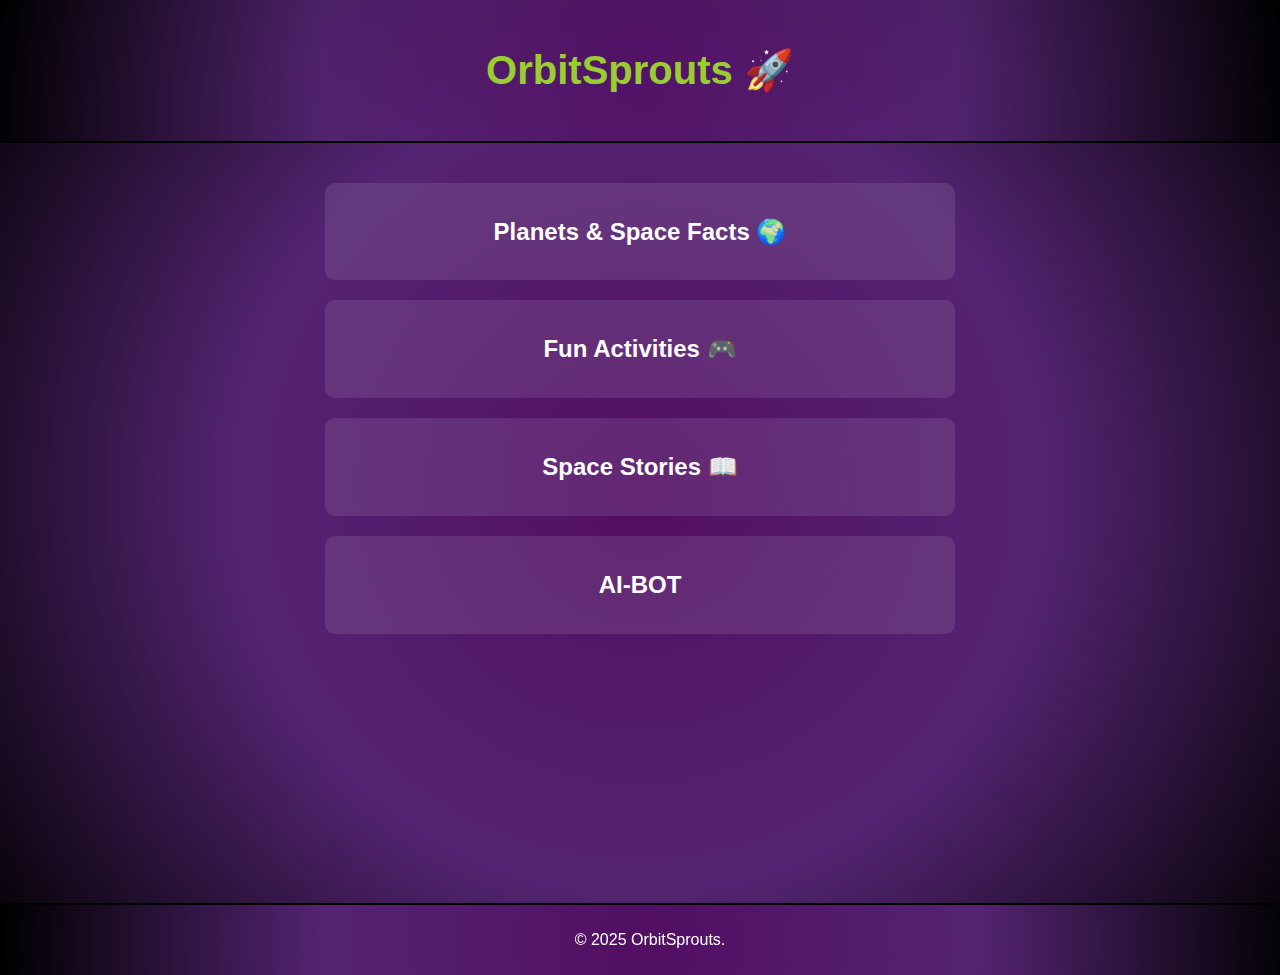
<file: index.html>
<!DOCTYPE html>
<html> 
<head>
    <title>OrbitSprouts</title>
    <link rel="stylesheet" href="homepagecss.css">
    <script defer src="home.js"></script>
</head>
<body>

    <header>
        <h1>OrbitSprouts 🚀</h1>
    </header>

    <!-- Shooting stars background -->
    <div id="shooting-stars"></div>

    <div class="container">
        <div id="funfacts" class="section" onclick="location.href='funfacts.html'">
            <h2>Planets & Space Facts 🌍</h2>
        </div>

        <div id="activities" class="section" onclick="location.href='funactivities.html'">
            <h2>Fun Activities 🎮</h2>
        </div>

        <div id="stories" class="section" onclick="location.href='Spacestories.html'">
            <h2>Space Stories 📖</h2>
        </div>
        <div id="ai-bot" class="section" onclick="location.href='ai-bot.html'">
            <h2>AI-BOT</h2>
        </div>
    </div>

    <footer>
        <p>&copy; 2025 OrbitSprouts.</p>
    </footer>

</body>
</html>
</file>
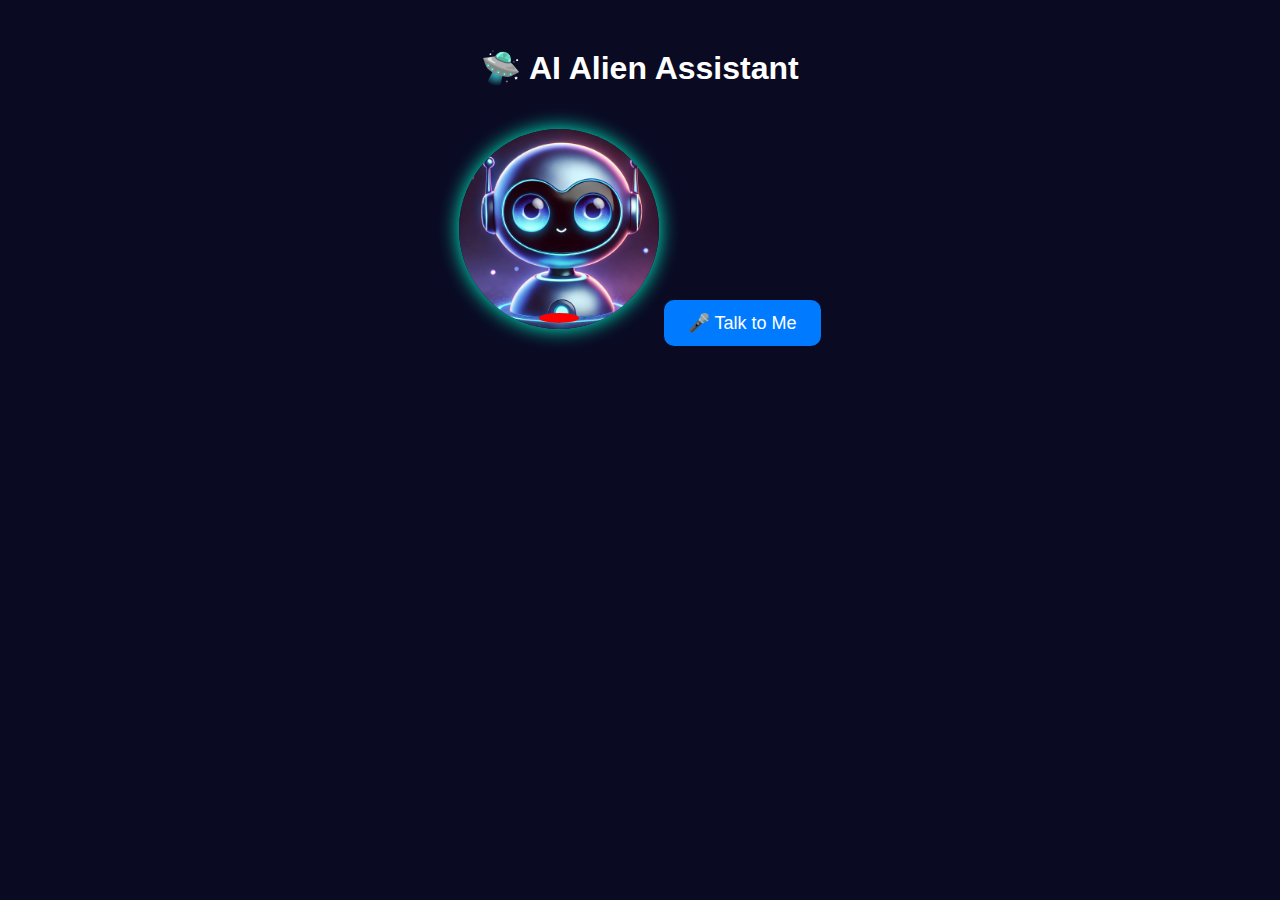
<file: ai-bot.html>
<!DOCTYPE html>
<html lang="en">
<head>
    <meta charset="UTF-8">
    <meta name="viewport" content="width=device-width, initial-scale=1.0">
    <title>AI Alien Assistant</title>
    <link rel="stylesheet" href="ai-bot.css">
</head>
<body>

    <h1>🛸 AI Alien Assistant</h1>

    <div class="bot-container">
        <img src="alien.webp" alt="AI Bot" class="alien">
        <div class="mouth"></div>
    </div>

    <button onclick="startListening()">🎤 Talk to Me</button>

    <script src="ai-bot.js"></script>
</body>
</html>
</file>
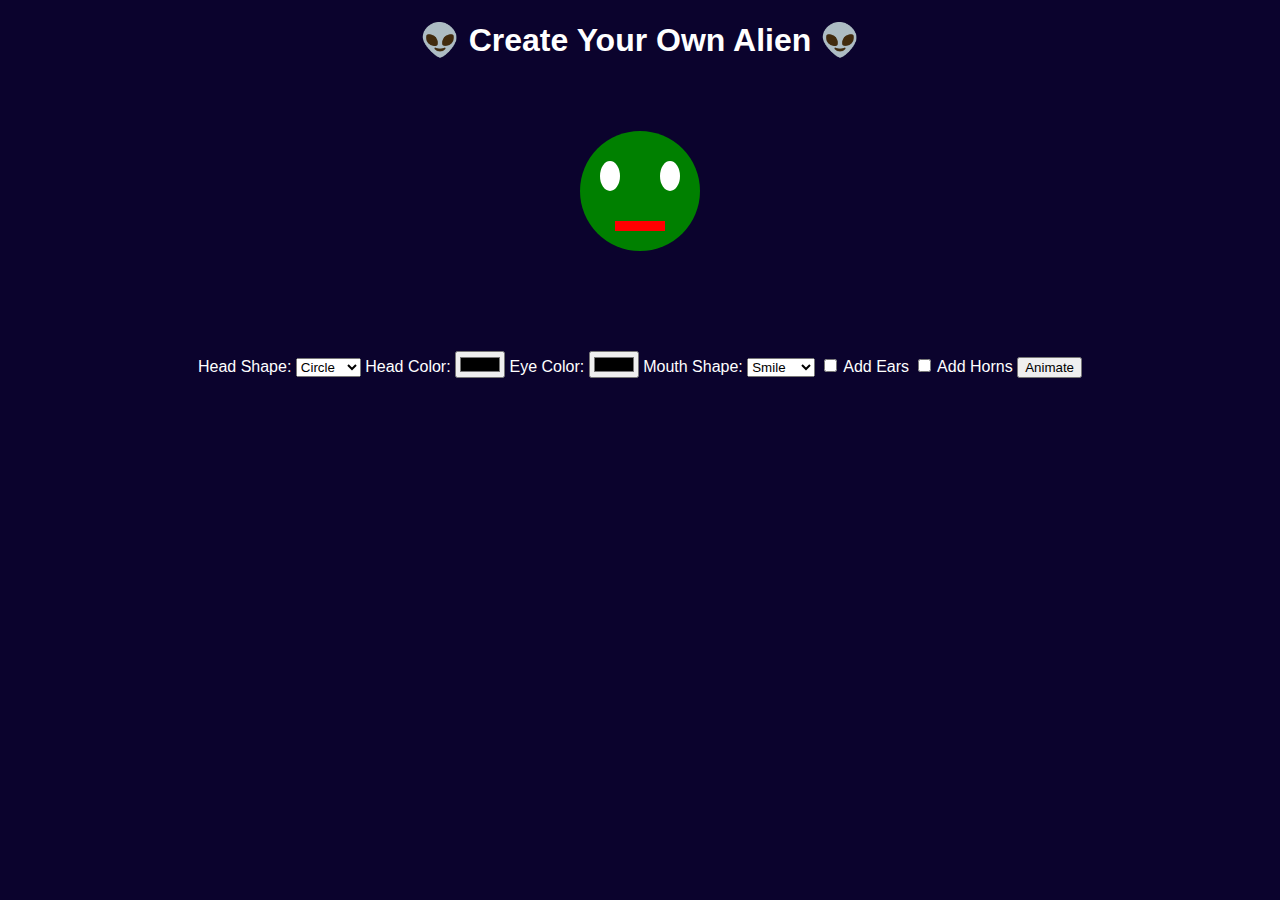
<file: createalien.html>
<!DOCTYPE html>
<html lang="en">
<head>
    <meta charset="UTF-8">
    <meta name="viewport" content="width=device-width, initial-scale=1.0">
    <title>Create Your Own Alien</title>
    <link rel="stylesheet" href="alien.css">
</head>
<body>
    <div class="container">
        <h1>👽 Create Your Own Alien 👽</h1>
        <div class="alien-container">
            <div class="alien">
                <div class="horns" id="horns"></div>
                <div class="ears" id="ears"></div>
                <div class="head" id="head">
                    <div class="eyes">
                        <div class="eye"></div>
                        <div class="eye"></div>
                    </div>
                    <div class="mouth" id="mouth"></div>
                </div>
            </div>
        </div>

        <div class="controls">
            <label for="head-shape">Head Shape:</label>
            <select id="head-shape">
                <option value="circle">Circle</option>
                <option value="oval">Oval</option>
                <option value="square">Square</option>
            </select>

            <label for="head-color">Head Color:</label>
            <input type="color" id="head-color">

            <label for="eye-color">Eye Color:</label>
            <input type="color" id="eye-color">

            <label for="mouth-shape">Mouth Shape:</label>
            <select id="mouth-shape">
                <option value="smile">Smile</option>
                <option value="frown">Frown</option>
                <option value="straight">Straight</option>
            </select>

            <input type="checkbox" id="add-ears"> Add Ears
            <input type="checkbox" id="add-horns"> Add Horns

            <button onclick="animateAlien()">Animate</button>
        </div>
    </div>

    <script src="alien.js"></script>
</body>
</html>
</file>
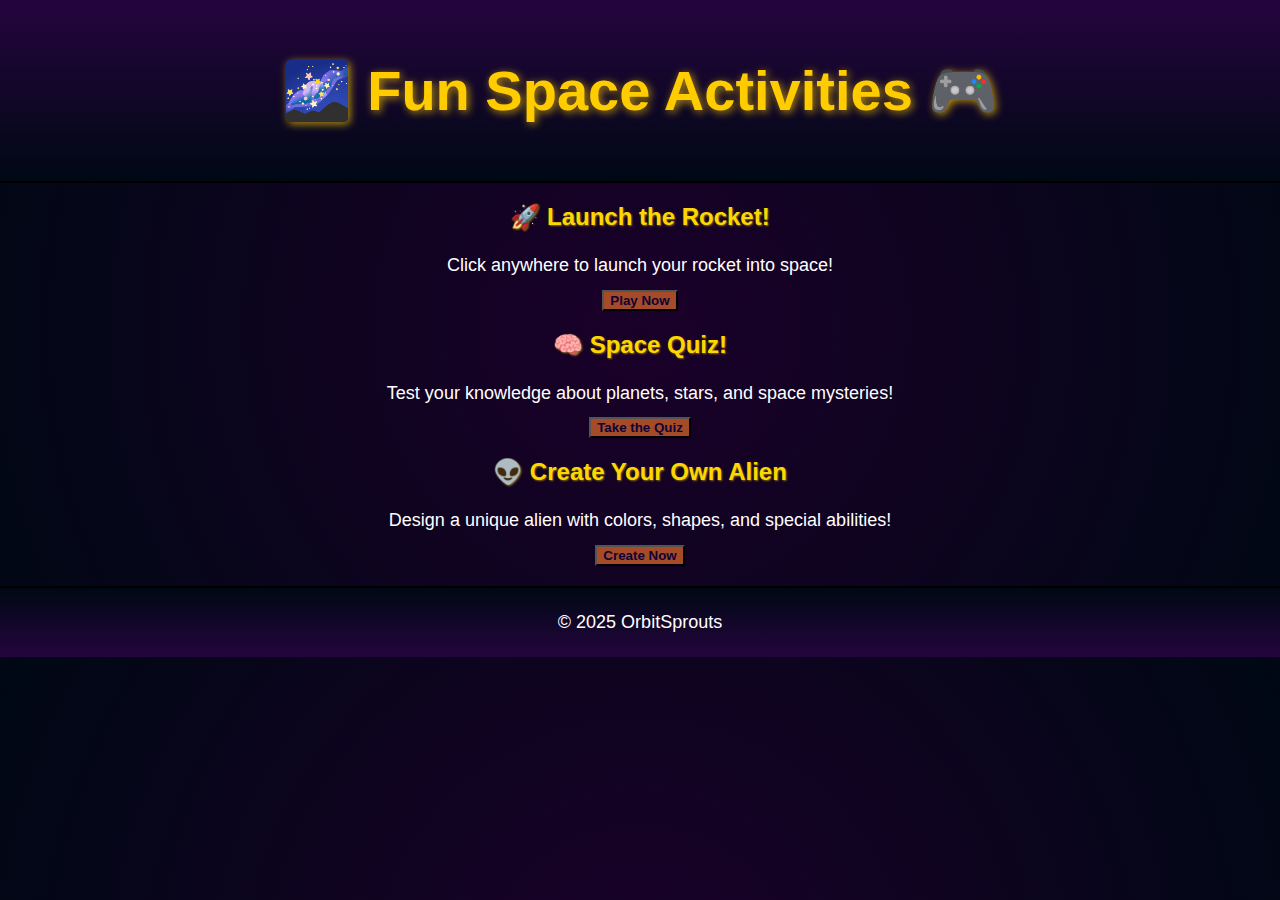
<file: funactivities.html>
<!DOCTYPE html>
<html lang="en">
<head>
    <meta charset="UTF-8">
    <meta name="viewport" content="width=device-width, initial-scale=1.0">
    <title>Fun Activities 🚀</title>
    <link rel="stylesheet" href="subpagecss.css">
</head>
<body>

    <header>
        <h1>🌌 Fun Space Activities 🎮</h1>
    </header>

    <div class="container">

        <!-- Rocket Launch Game -->
        <div class="activity">
            <h2>🚀 Launch the Rocket!</h2>
            <p>Click anywhere to launch your rocket into space!</p>
            <button><a href="rocketlaunch/LaunchRocket.html" class="play-button">Play Now</a></button>
        </div>

        <!-- Space Quiz -->
        <div class="activity">
            <h2>🧠 Space Quiz!</h2>
            <p>Test your knowledge about planets, stars, and space mysteries!</p>
            <button><a href="spacequiz.html" class="play-button">Take the Quiz</a></button>
        </div>

        <!-- Create Your Own Alien -->
        <div class="activity">
            <h2>👽 Create Your Own Alien</h2>
            <p>Design a unique alien with colors, shapes, and special abilities!</p>
            <button><a href="createalien.html" class="play-button">Create Now</a></button>
        </div>

    </div>

    <footer>
        <p>&copy; 2025 OrbitSprouts</p>
    </footer>

</body>
</html>
</file>
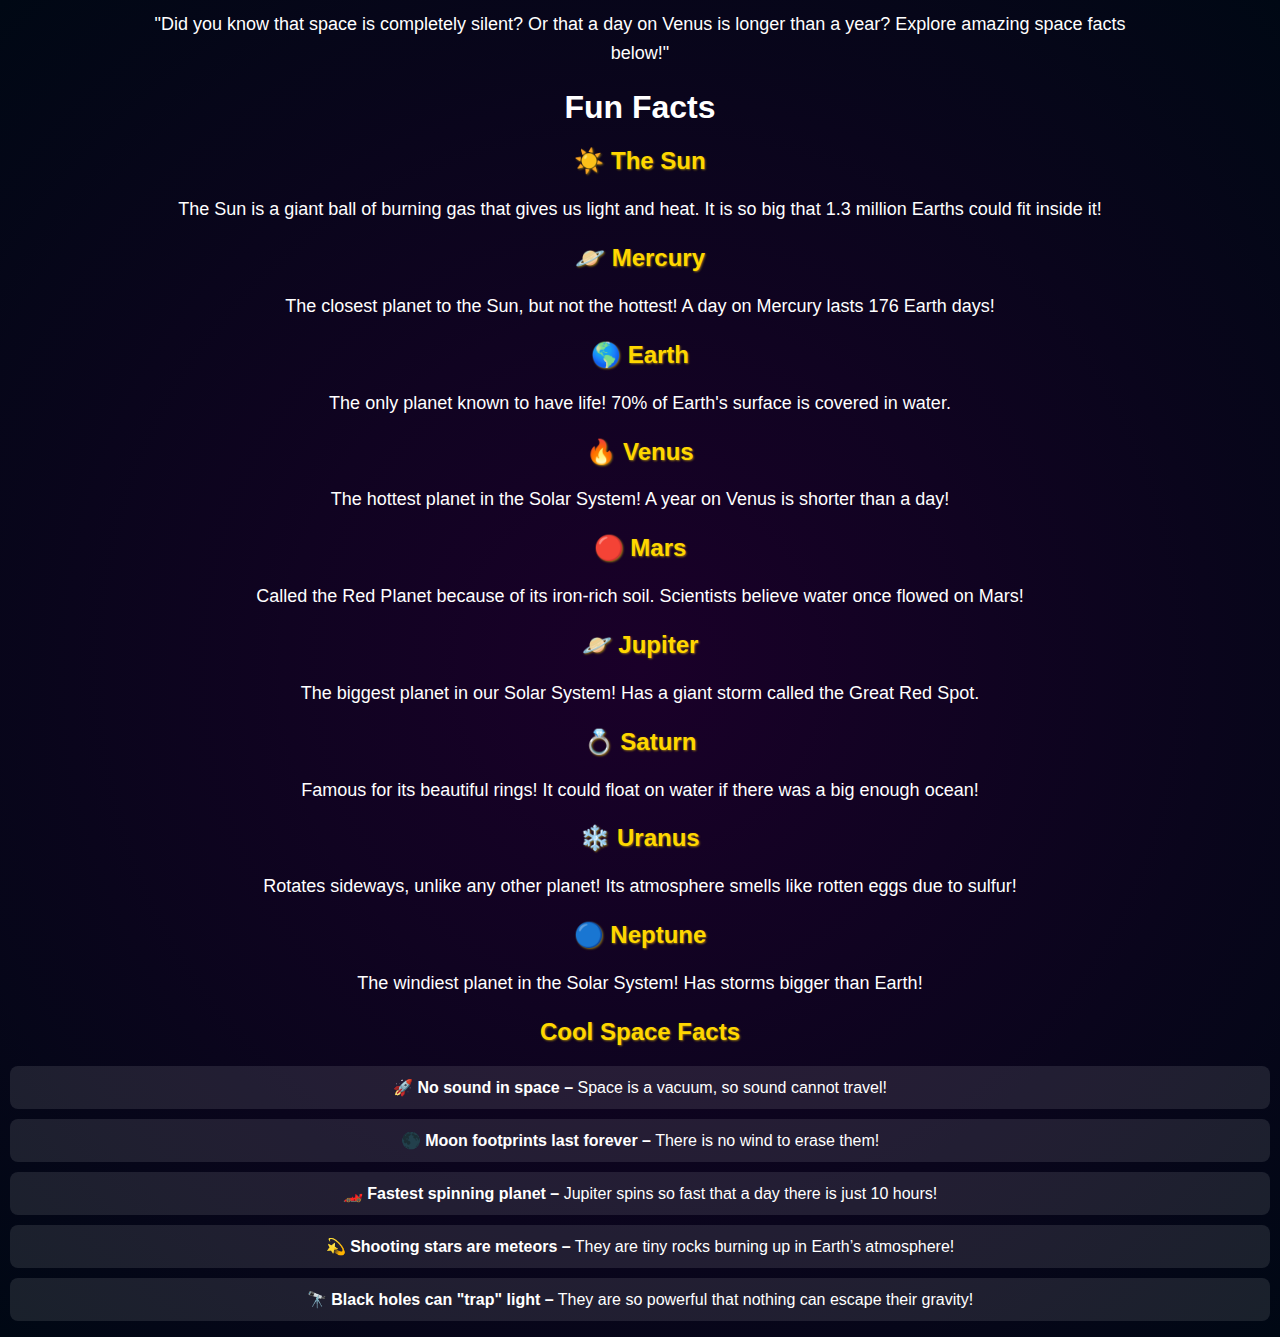
<file: funfacts.html>
<!DOCTYPE html>
<html lang="en">
<head>
    <meta charset="UTF-8">
    <meta name="viewport" content="width=device-width, initial-scale=1.0">
    <title>OrbitSprouts</title>
    <link rel="stylesheet" href="subpagecss.css">
</head>
<body>

    <div id="did-you-know">
        <p>
            "Did you know that space is completely silent? Or that a day on Venus is longer than a year? Explore amazing space facts below!"
        </p>
    </div>

    <div id="facts"><h1>Fun Facts</h1></div>

    <h2>☀️ The Sun</h2>
    <p>The Sun is a giant ball of burning gas that gives us light and heat. It is so big that 1.3 million Earths could fit inside it!</p>

    <h2>🪐 Mercury</h2>
    <p>The closest planet to the Sun, but not the hottest! A day on Mercury lasts 176 Earth days!</p>

    <h2>🌎 Earth</h2>
    <p>The only planet known to have life! 70% of Earth's surface is covered in water.</p>

    <h2>🔥 Venus</h2>
    <p>The hottest planet in the Solar System! A year on Venus is shorter than a day!</p>

    <h2>🔴 Mars</h2>
    <p>Called the Red Planet because of its iron-rich soil. Scientists believe water once flowed on Mars!</p>

    <h2>🪐 Jupiter</h2>
    <p>The biggest planet in our Solar System! Has a giant storm called the Great Red Spot.</p>

    <h2>💍 Saturn</h2>
    <p>Famous for its beautiful rings! It could float on water if there was a big enough ocean!</p>

    <h2>❄️ Uranus</h2>
    <p>Rotates sideways, unlike any other planet! Its atmosphere smells like rotten eggs due to sulfur!</p>

    <h2>🔵 Neptune</h2>
    <p>The windiest planet in the Solar System! Has storms bigger than Earth!</p>

    <h2>Cool Space Facts</h2>
    <ul>
        <li><b>🚀 No sound in space –</b> Space is a vacuum, so sound cannot travel!</li>
        <li><b>🌑 Moon footprints last forever –</b> There is no wind to erase them!</li>
        <li><b>🏎️ Fastest spinning planet –</b> Jupiter spins so fast that a day there is just 10 hours!</li>
        <li><b>💫 Shooting stars are meteors –</b> They are tiny rocks burning up in Earth’s atmosphere!</li>
        <li><b>🔭 Black holes can "trap" light –</b> They are so powerful that nothing can escape their gravity!</li>
    </ul>

</body>
</html>
</file>
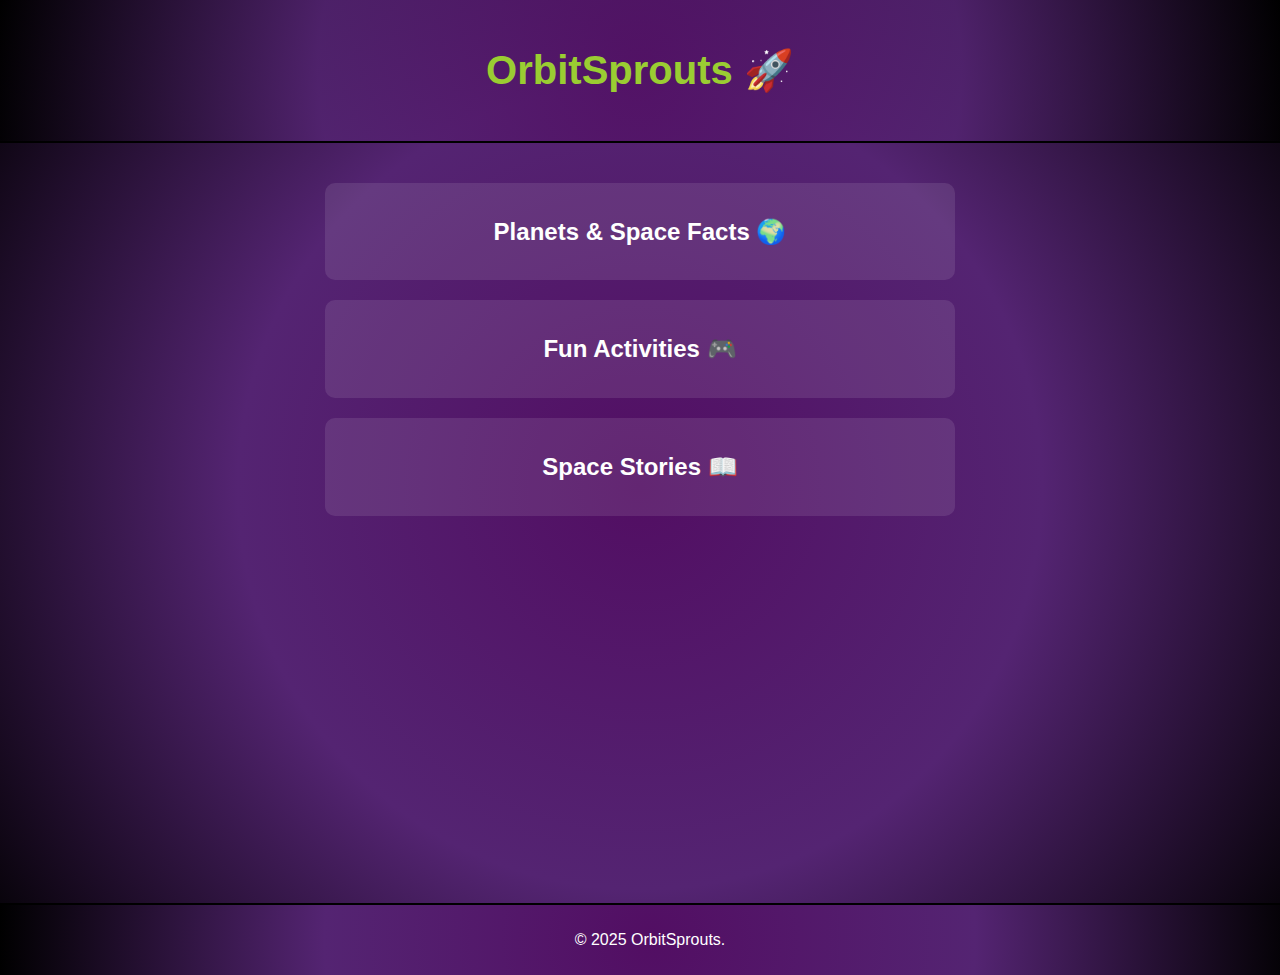
<file: Homepage.html>
<!DOCTYPE html>
<html> 
<head>
    <title>OrbitSprouts</title>
    <link rel="stylesheet" href="homepagecss.css">
</head>
<body>

    <header>
        <h1>OrbitSprouts 🚀</h1>
    </header>

    <div class="container">
        <div id="funfacts" class="section">
            <h2><a href="funfacts.html">Planets & Space Facts 🌍</a></h2>
        </div>

        <div id="activities" class="section">
            <h2><a href="#">Fun Activities 🎮</a></h2>
        </div>

        <div id="stories" class="section">
            <h2><a href="#">Space Stories 📖</a></h2>
        </div>
    </div>

    <footer>
        <p>&copy; 2025 OrbitSprouts.</p>
    </footer>

</body>
</html>
</file>
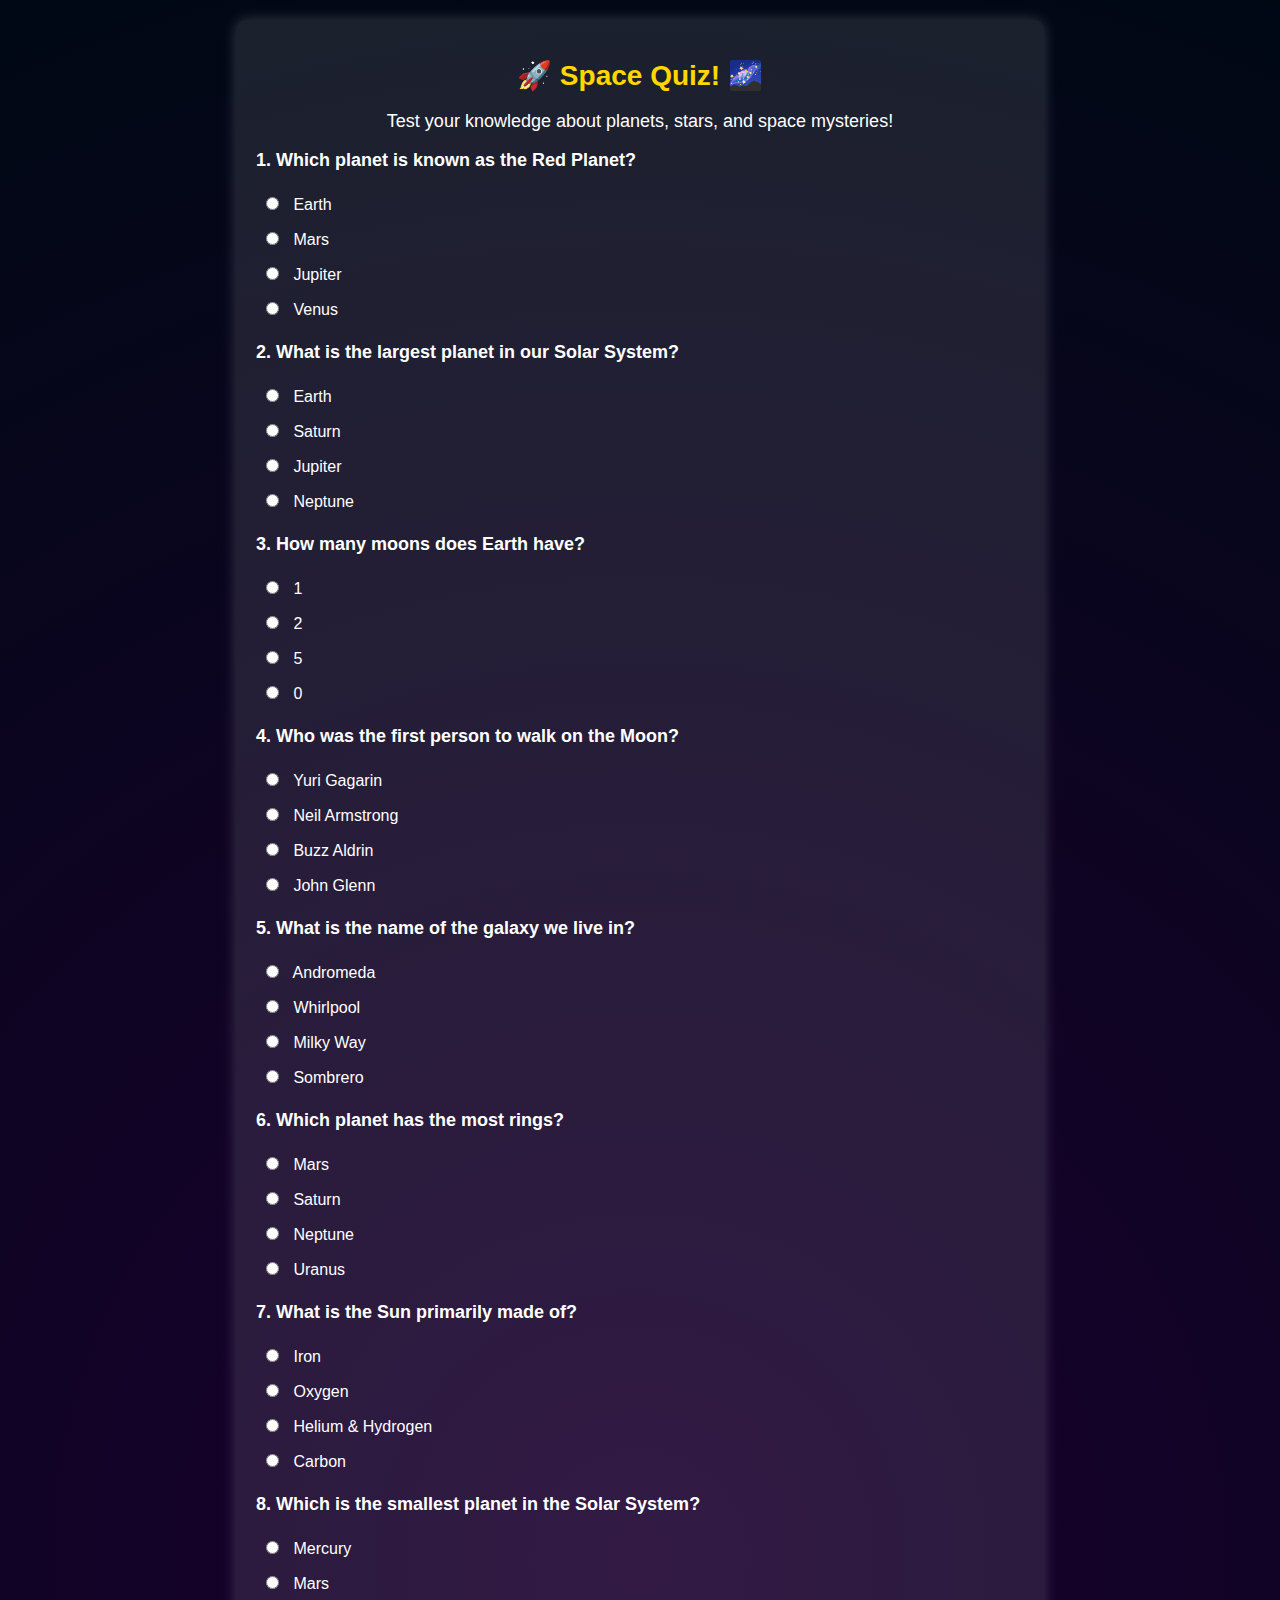
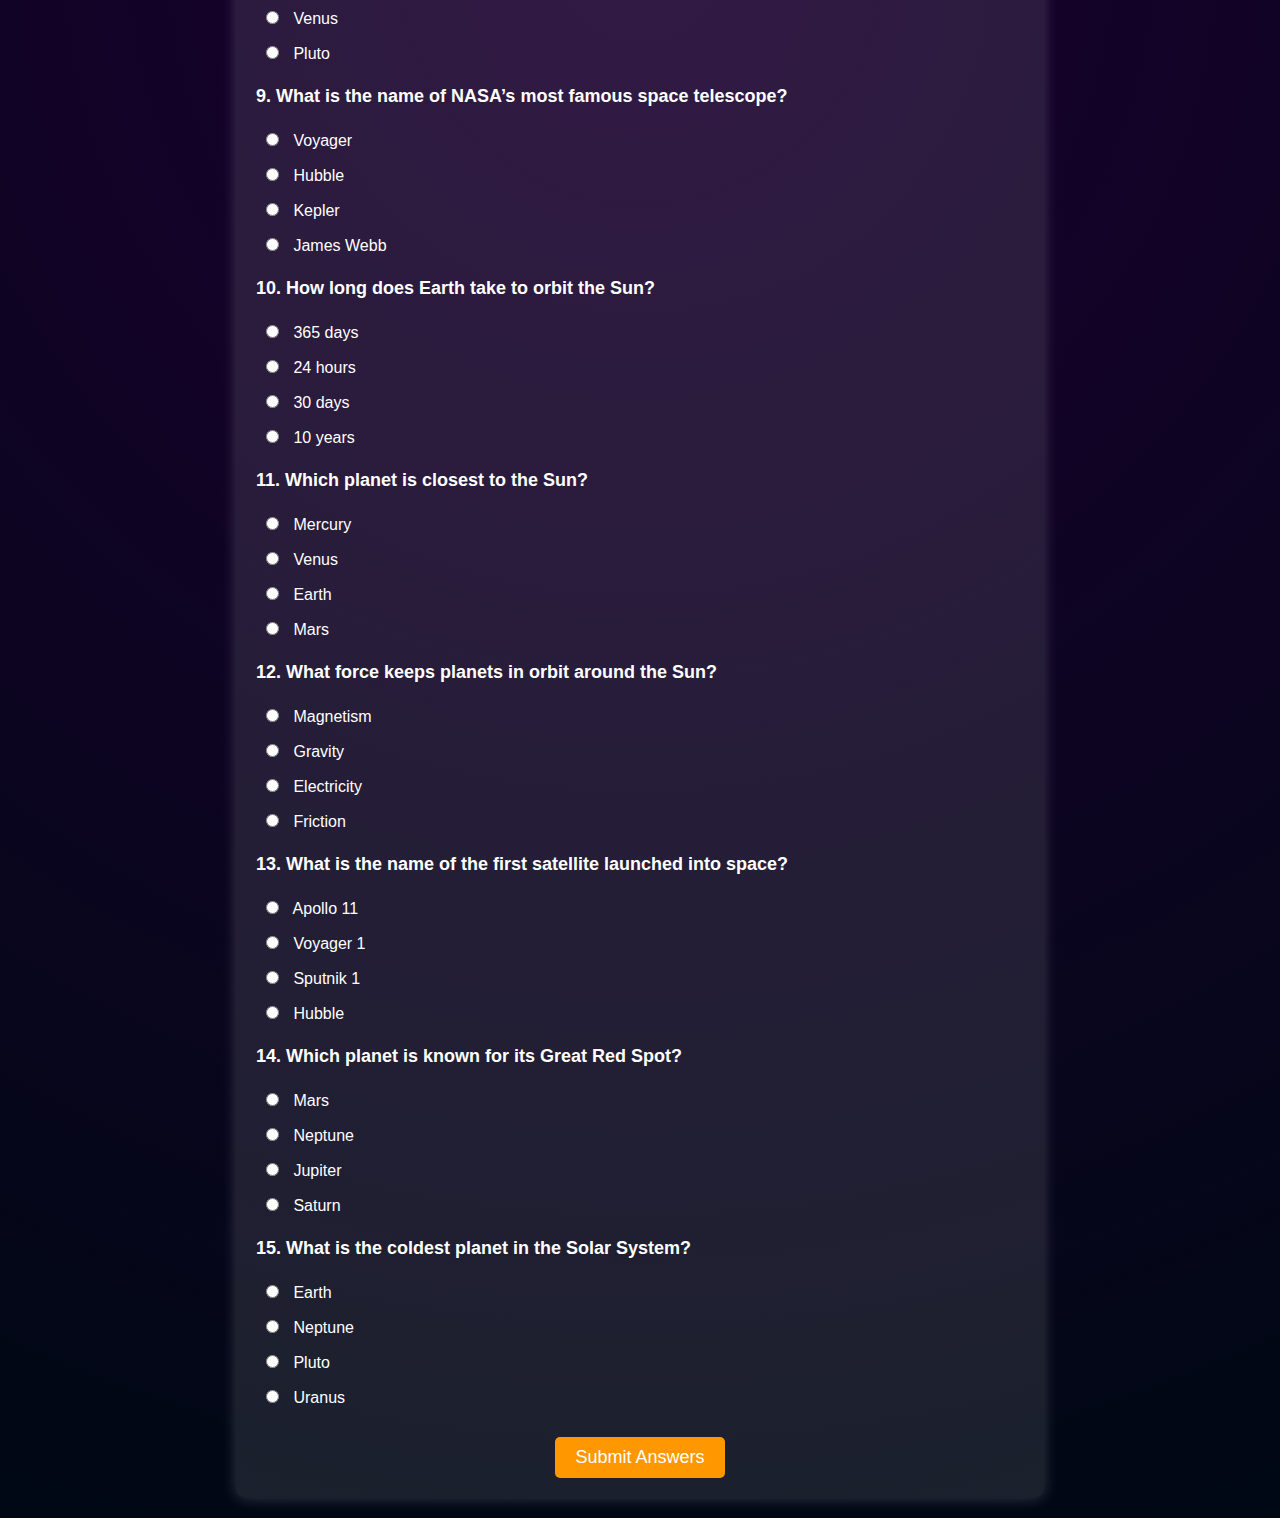
<file: spacequiz.html>
<!DOCTYPE html>
<html lang="en">
<head>
    <meta charset="UTF-8">
    <meta name="viewport" content="width=device-width, initial-scale=1.0">
    <title>Space Quiz 🚀</title>
    <link rel="stylesheet" href="quiz.css">
</head>
<body>
    <div class="quiz-container">
        <h1>🚀 Space Quiz! 🌌</h1>
        <p>Test your knowledge about planets, stars, and space mysteries!</p>
        <form id="quiz-form">
            <div id="quiz"></div>
            <button type="button" id="submit">Submit Answers</button>
        </form>
        <div id="result-container" style="display: none;">
            <h2>Your Score: <span id="score"></span>/30</h2>
            <button id="restart">Play Again</button>
        </div>
    </div>
    <script src="quiz.js"></script>
</body>
</html>
</file>
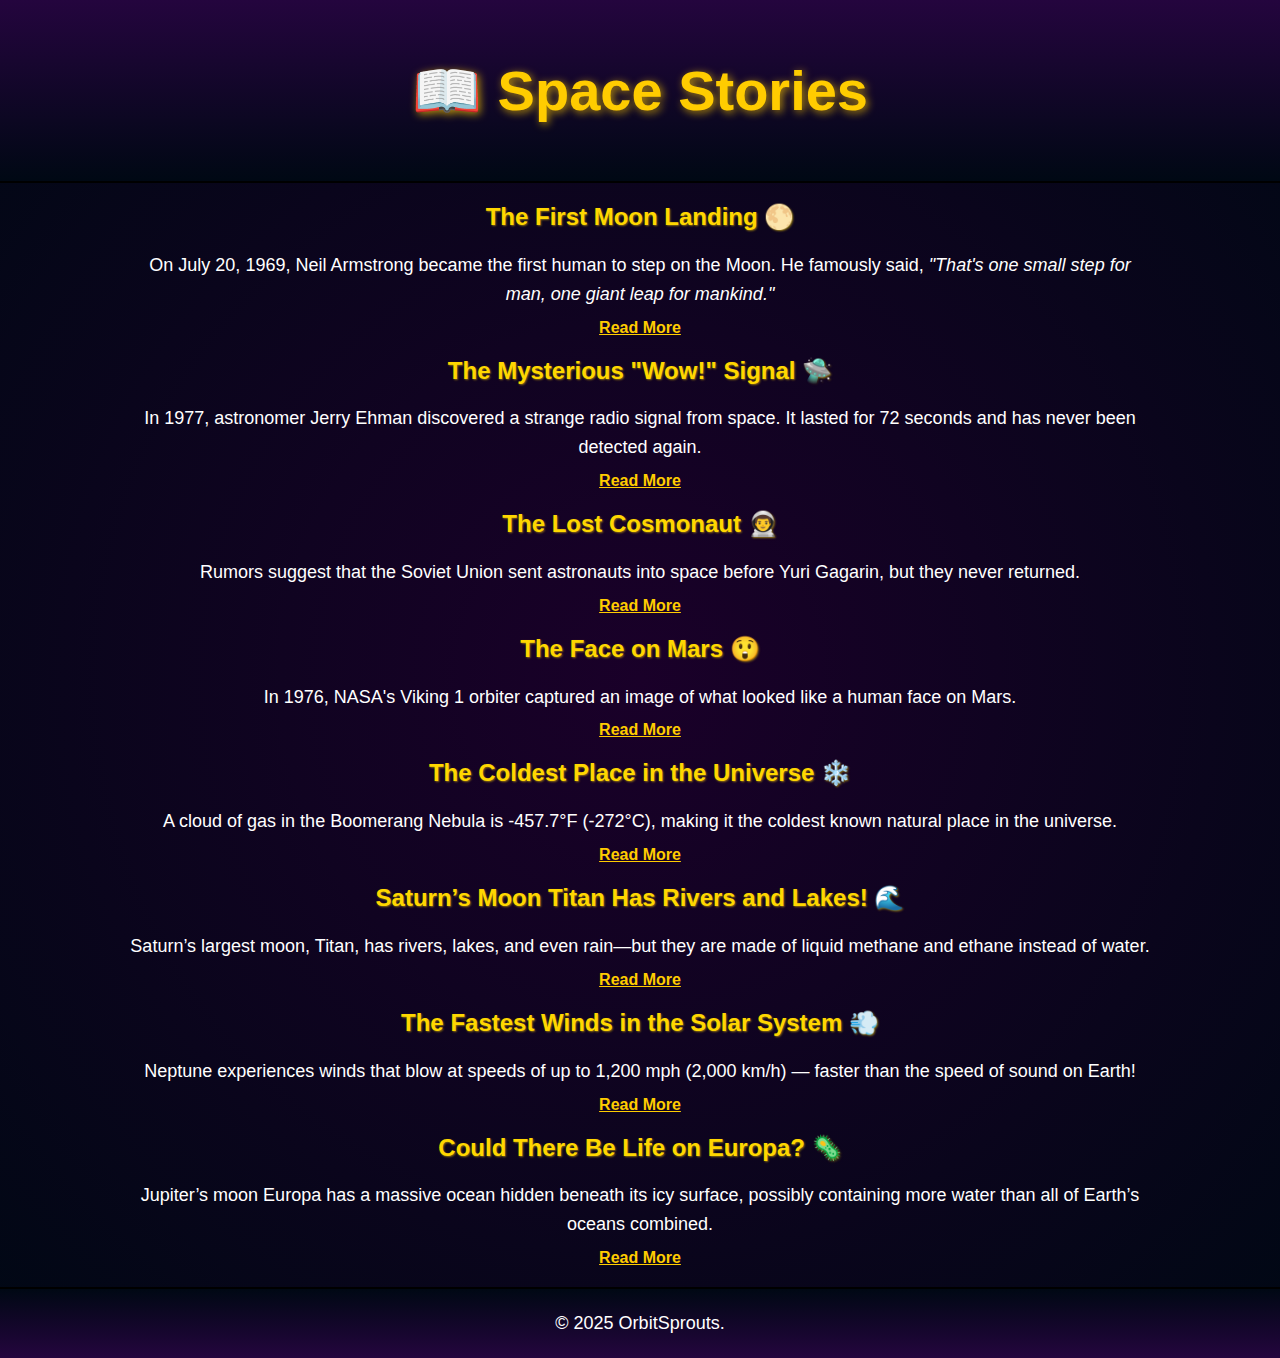
<file: Spacestories.html>
<!DOCTYPE html>
<html lang="en">
<head>
    <meta charset="UTF-8">
    <meta name="viewport" content="width=device-width, initial-scale=1.0">
    <title>Space Stories 📖</title>
    <link rel="stylesheet" href="subpagecss.css">
    <script src="Spacestories.js" defer></script>
</head>
<body>

    <header>
        <h1>📖 Space Stories</h1>
    </header>

    <div class="story-container">
        <div class="story">
            <h2>The First Moon Landing 🌕</h2>
            <p>On July 20, 1969, Neil Armstrong became the first human to step on the Moon. He famously said, <i>"That's one small step for man, one giant leap for mankind."</i></p>
            <p class="hidden-story">The Apollo 11 mission was a historic event that proved humans could travel beyond Earth. The astronauts collected lunar samples and conducted experiments, marking a new era of space exploration.</p>
            <a href="#" class="read-more" onclick="toggleStory(this)">Read More</a>
        </div>

        <div class="story">
            <h2>The Mysterious "Wow!" Signal 🛸</h2>
            <p>In 1977, astronomer Jerry Ehman discovered a strange radio signal from space. It lasted for 72 seconds and has never been detected again.</p>
            <p class="hidden-story">Many believe it was a signal from an alien civilization, while others argue it was a natural space phenomenon. To this day, the source remains a mystery.</p>
            <a href="#" class="read-more" onclick="toggleStory(this)">Read More</a>
        </div>

        <div class="story">
            <h2>The Lost Cosmonaut 👨‍🚀</h2>
            <p>Rumors suggest that the Soviet Union sent astronauts into space before Yuri Gagarin, but they never returned.</p>
            <p class="hidden-story">Though there is no official proof, many believe that secret space missions ended in disaster, hidden from the world.</p>
            <a href="#" class="read-more" onclick="toggleStory(this)">Read More</a>
        </div>

        <div class="story">
            <h2>The Face on Mars 😲</h2>
            <p>In 1976, NASA's Viking 1 orbiter captured an image of what looked like a human face on Mars.</p>
            <p class="hidden-story">Scientists later revealed that it was just a rock formation, but conspiracy theories about aliens on Mars continue to this day.</p>
            <a href="#" class="read-more" onclick="toggleStory(this)">Read More</a>
        </div>

        <div class="story">
            <h2>The Coldest Place in the Universe ❄️</h2>
            <p>A cloud of gas in the Boomerang Nebula is -457.7°F (-272°C), making it the coldest known natural place in the universe.</p>
            <p class="hidden-story">This temperature is just 1 degree above absolute zero, where atoms almost completely stop moving!</p>
            <a href="#" class="read-more" onclick="toggleStory(this)">Read More</a>
        </div>

        <div class="story">
            <h2>Saturn’s Moon Titan Has Rivers and Lakes! 🌊</h2>
            <p>Saturn’s largest moon, Titan, has rivers, lakes, and even rain—but they are made of liquid methane and ethane instead of water.</p>
            <p class="hidden-story">This makes Titan one of the most Earth-like places in the solar system, but way too cold for humans to survive.</p>
            <a href="#" class="read-more" onclick="toggleStory(this)">Read More</a>
        </div>

        <div class="story">
            <h2>The Fastest Winds in the Solar System 💨</h2>
            <p>Neptune experiences winds that blow at speeds of up to 1,200 mph (2,000 km/h) — faster than the speed of sound on Earth!</p>
            <p class="hidden-story">Scientists still don’t fully understand why Neptune’s winds are so strong, but they make it the most extreme weather planet in our solar system.</p>
            <a href="#" class="read-more" onclick="toggleStory(this)">Read More</a>
        </div>

        <div class="story">
            <h2>Could There Be Life on Europa? 🦠</h2>
            <p>Jupiter’s moon Europa has a massive ocean hidden beneath its icy surface, possibly containing more water than all of Earth’s oceans combined.</p>
            <p class="hidden-story">Scientists believe that Europa's ocean might have the right conditions for life to exist, making it one of the best places to search for extraterrestrial life!</p>
            <a href="#" class="read-more" onclick="toggleStory(this)">Read More</a>
        </div>

    </div>

    <footer>
        <p>&copy; 2025 OrbitSprouts.</p>
    </footer>

</body>
</html>
</file>
<file: homepagecss.css>
/* General Styling */
body {
    font-family: Arial, sans-serif;
    text-align: center;
    background: radial-gradient(circle at center, #520e63, #542472, #000000);
    color: white;
    margin: 0;
    padding: 0;
    min-height: 100vh;
}

/* Header */
header {
    padding: 20px;
    font-size: 24px;
    text-align: center;
    background: radial-gradient(circle at center, rgba(82, 14, 99, 0.8), rgba(84, 36, 114, 0.8), rgba(0, 0, 0, 0.8));
    border-bottom: solid 2px black;
    color: yellowgreen;
}

/* Glowing Animation for Title */
@keyframes glow {
    0% { text-shadow: 0 0 5px #ff00ff, 0 0 10px #ff00ff; }
    50% { text-shadow: 0 0 10px #ff00ff, 0 0 20px #ff00ff; }
    100% { text-shadow: 0 0 5px #ff00ff, 0 0 10px #ff00ff; }
}

header h1 {
    animation: glow 1.5s infinite alternate;
    font-size: 2.5rem;
    font-weight: bold;
}

/* Main Content */
.container {
    padding: 20px;
    min-height: 80vh;
}

/* Sections */
.section {
    margin: 20px auto;
    padding: 15px;
    border-radius: 10px;
    width: 80%;
    max-width: 600px;
    background: rgba(255, 255, 255, 0.1);
    transition: transform 0.2s, background 0.3s;
}

.section:hover {
    transform: scale(1.05);
    background: rgba(255, 255, 255, 0.2);
}

/* Section Links */
.section h2 a {
    text-decoration: none;
    color: white;
    transition: color 0.3s ease-in-out;
}

.section h2 a:hover {
    color: yellowgreen;
}

/* Footer */
footer {
    padding: 10px;
    width: 100%;
    background: radial-gradient(circle at center, #520e63, #542472, #000000);
    color: white;
    border-top: 2px solid black;
    text-align: center;
    position: relative;
}

/* Shooting Stars */
#shooting-stars {
    position: fixed;
    top: 0;
    left: 0;
    width: 100%;
    height: 100%;
    overflow: hidden;
    pointer-events: none;
}

.shooting-star {
    position: absolute;
    width: 4px;
    height: 4px;
    background: white;
    box-shadow: 0 0 8px white;
    border-radius: 50%;
    opacity: 0.8;
    animation: shooting 3s linear infinite;
}

@keyframes shooting {
    0% { transform: translateX(0) translateY(0); opacity: 1; }
    100% { transform: translateX(100vw) translateY(100vh); opacity: 0; }
}

/* Responsive Dark Mode */
@media (prefers-color-scheme: dark) {
    body { background: black; color: beige; }
    header, footer { background: #333; }
}
</file>
<file: ai-bot.css>
body {
    font-family: 'Arial', sans-serif;
    text-align: center;
    background-color: #0a0a23;
    color: white;
    padding: 20px;
}

h1 {
    font-size: 32px;
}

.bot-container {
    position: relative;
    display: inline-block;
    margin-top: 20px;
}

.alien {
    width: 200px;
    border-radius: 50%;
    box-shadow: 0 0 20px #00ffcc;
}

/* Mouth animation when speaking */
.mouth {
    position: absolute;
    bottom: 10px;
    left: 50%;
    transform: translateX(-50%);
    width: 40px;
    height: 10px;
    background: #ff0000;
    border-radius: 50%;
}

.speaking {
    animation: mouthMove 0.5s infinite;
}

@keyframes mouthMove {
    0%, 100% { height: 10px; }
    50% { height: 5px; }
}

button {
    margin-top: 20px;
    padding: 12px 24px;
    font-size: 18px;
    color: white;
    background-color: #007bff;
    border: none;
    border-radius: 10px;
    cursor: pointer;
    transition: 0.3s;
}

button:hover {
    background-color: #0056b3;
}
</file>
<file: alien.css>
body {
    background: #0b032d;
    color: white;
    font-family: Arial, sans-serif;
    text-align: center;
}

.container {
    margin-top: 20px;
}

.alien-container {
    width: 200px;
    height: 250px;
    position: relative;
    margin: 20px auto;
}

.alien {
    position: relative;
    width: 100%;
    height: 100%;
}

/* Head Styles */
.head {
    width: 120px;
    height: 120px;
    background-color: green;
    border-radius: 50%;
    position: absolute;
    top: 50px;
    left: 50%;
    transform: translateX(-50%);
}

/* Eye Styles */
.eyes {
    display: flex;
    justify-content: space-around;
    position: absolute;
    width: 100%;
    top: 30px;
}

.eye {
    width: 20px;
    height: 30px;
    background: white;
    border-radius: 50%;
}

/* Mouth Styles */
.mouth {
    width: 50px;
    height: 10px;
    background: red;
    position: absolute;
    bottom: 20px;
    left: 50%;
    transform: translateX(-50%);
}

/* Horns */
.horns {
    position: absolute;
    width: 100%;
    top: -20px;
    display: none;
}

.horns::before, .horns::after {
    content: "";
    width: 15px;
    height: 30px;
    background: purple;
    position: absolute;
    border-radius: 50%;
}

.horns::before {
    left: 20px;
}

.horns::after {
    right: 20px;
}

/* Ears */
.ears {
    position: absolute;
    width: 100%;
    top: 30px;
    display: none;
}

.ears::before, .ears::after {
    content: "";
    width: 20px;
    height: 40px;
    background: blue;
    position: absolute;
    border-radius: 50%;
}

.ears::before {
    left: -25px;
}

.ears::after {
    right: -25px;
}

/* Animation */
@keyframes bounce {
    0%, 100% { transform: translateY(0); }
    50% { transform: translateY(-20px); }
}
</file>
<file: subpagecss.css>
/* 🌌 Space-Themed Background */
body {
    background: radial-gradient(circle at center, #1a0029, #000814);
    color: white;
    font-family: 'Arial', sans-serif;
    text-align: center;
    margin: 0;
    padding: 0;
    overflow-x: hidden;
}

/* 🎆 Shooting Stars */
@keyframes shootingStar {
    0% {
        transform: translateX(100vw) translateY(0);
        opacity: 1;
    }
    100% {
        transform: translateX(-10vw) translateY(50vh);
        opacity: 0;
    }
}

.shooting-star {
    position: absolute;
    width: 2px;
    height: 80px;
    background: white;
    opacity: 0;
    animation: shootingStar 2s linear infinite;
}

.shooting-star:nth-child(1) { top: 10%; left: 85%; animation-delay: 0s; }
.shooting-star:nth-child(2) { top: 30%; left: 70%; animation-delay: 1.5s; }
.shooting-star:nth-child(3) { top: 50%; left: 90%; animation-delay: 2s; }

/* 🌠 Page Titles */
header {
    padding: 20px;
    font-size: 28px;
    background: linear-gradient(to bottom, #24053e, #000814);
    color: #ffcc00;
    text-shadow: 2px 2px 8px rgba(255, 204, 0, 0.7);
    border-bottom: 2px solid black;
}

/* 📜 Content Sections */
.section {
    margin: 20px auto;
    padding: 15px;
    border-radius: 10px;
    width: 80%;
    max-width: 600px;
    background: rgba(255, 255, 255, 0.1);
    transition: transform 0.2s, background 0.3s;
}

.section:hover {
    transform: scale(1.05);
    background: rgba(255, 255, 255, 0.2);
}

/* 🪐 Headings */
h2 {
    font-size: 24px;
    color: #ffd700; /* Standard gold */
    font-weight: bold;
    text-shadow: 1px 1px 2px rgba(255, 215, 0, 0.5); /* Reduced glow */
    margin-top: 20px;
}

/* 📖 Paragraphs */
p {
    font-size: 18px;
    max-width: 80%;
    margin: 10px auto;
    line-height: 1.6;
}

/* 🌟 Animated Lists */
ul {
    list-style: none;
    padding: 0;
}

ul li {
    background: rgba(255, 255, 255, 0.1);
    padding: 12px 18px;
    margin: 10px;
    border-radius: 8px;
    transition: transform 0.3s ease, background 0.3s ease;
}

ul li:hover {
    transform: scale(1.08);
    background: rgba(255, 255, 255, 0.3);
}

/* 🛰️ Links */
a {
    text-decoration: none;
    color: #0d0239;
    font-weight: bold;
}
button {
    background:rgb(165, 75, 39);

}
button:hover {
    transform: scale(1.09);
    background: #55adff;
}
a:hover {
    color: #ffdd55;
    text-shadow: 0 0 8px rgba(255, 221, 85, 0.7);
}

.hidden-story {
    display: none;
}

/* 📜 Read More Button */
.read-more {
    display: block;
    margin-top: 10px;
    font-size: 16px;
    color: #ffcc00;
    text-decoration: underline;
    cursor: pointer;
}

/* 🌎 Footer */
footer {
    padding: 10px;
    margin-top: 20px;
    background: linear-gradient(to top, #24053e, #000814);
    color: white;
    text-align: center;
    border-top: 2px solid black;
}
</file>
<file: quiz.css>
body {
    background: radial-gradient(circle at center, #1b0030, #000814);
    color: white;
    font-family: 'Arial', sans-serif;
    text-align: center;
    margin: 0;
    padding: 0;
}

.quiz-container {
    width: 60%;
    margin: 20px auto;
    background: rgba(255, 255, 255, 0.1);
    padding: 20px;
    border-radius: 10px;
    box-shadow: 0 0 15px rgba(255, 255, 255, 0.2);
}

h1 {
    font-size: 28px;
    color: #ffd700;
}

p {
    font-size: 18px;
}

.question {
    margin: 15px 0;
    text-align: left;
}

.options label {
    display: block;
    margin: 5px 0;
    cursor: pointer;
    padding: 5px;
    border-radius: 5px;
}

.options input {
    margin-right: 10px;
}

.correct {
    background-color: #4CAF50;
    color: white;
}

.wrong {
    background-color: #D32F2F;
    color: white;
}

button {
    background: #ff9800;
    color: white;
    font-size: 18px;
    padding: 10px 20px;
    border: none;
    border-radius: 5px;
    cursor: pointer;
    margin-top: 10px;
}

button:hover {
    background: #e68900;
}

#result-container {
    margin-top: 20px;
    padding: 20px;
    border-radius: 10px;
    background: rgba(255, 255, 255, 0.2);
}
</file>
